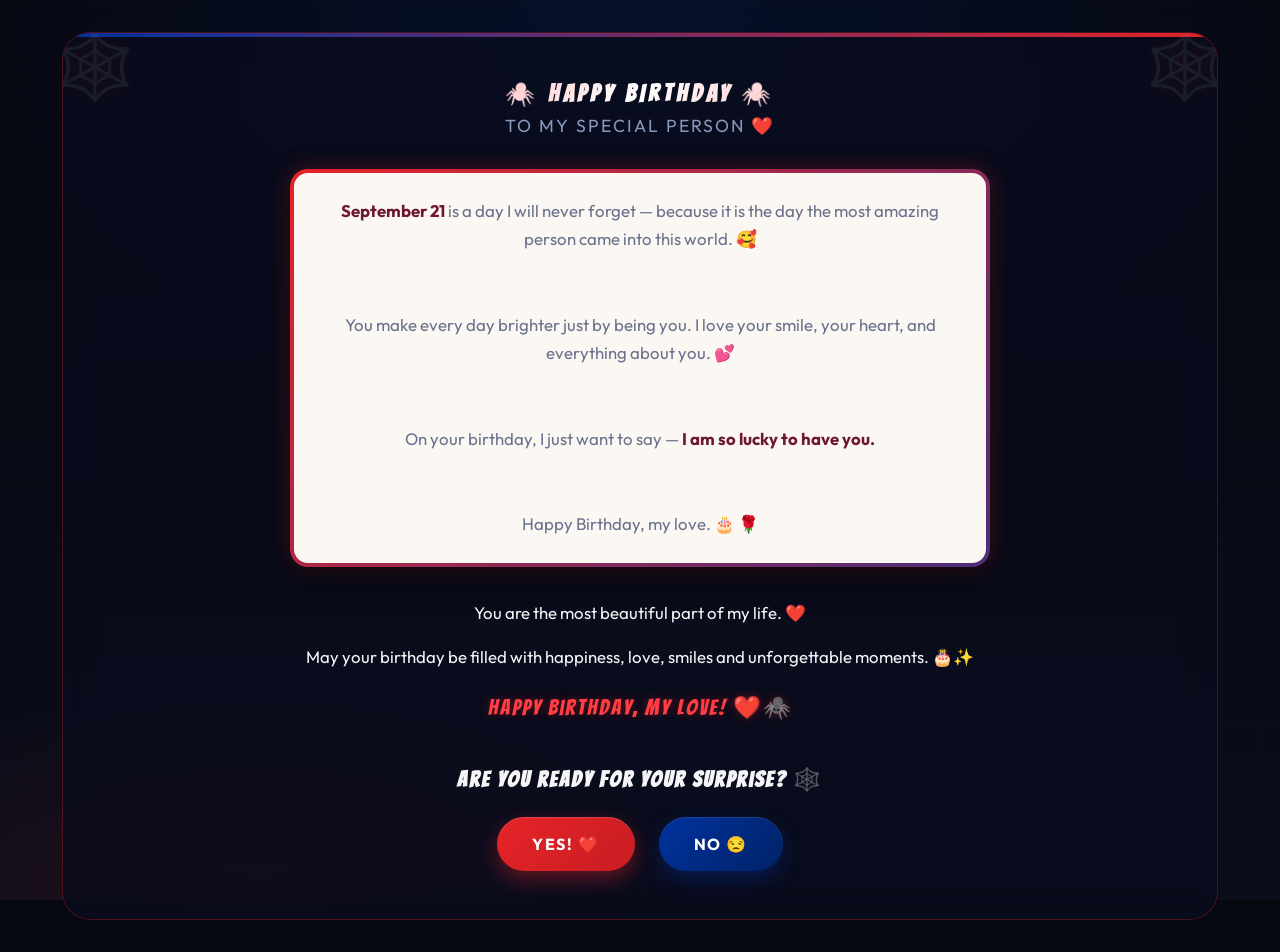
<file: index.html>
<!DOCTYPE html>
<html lang="en">
<head>
    <meta charset="UTF-8">
    <meta name="viewport" content="width=device-width, initial-scale=1.0">

    <title>🕷️ Happy Birthday — Spider-Man Edition ❤️</title>
    <meta name="description" content="A special Spider-Man themed birthday surprise message">

    <!-- Google Fonts -->
    <link rel="preconnect" href="https://fonts.googleapis.com">
    <link rel="preconnect" href="https://fonts.gstatic.com" crossorigin>
    <link href="https://fonts.googleapis.com/css2?family=Bangers&family=Outfit:wght@300;400;600;800&family=Playfair+Display:ital,wght@0,400;0,700;1,400;1,700&display=swap" rel="stylesheet">

    <!-- CSS File -->
    <link rel="stylesheet" href="style.css">
</head>

<body>

    <!-- Main Birthday Container -->
    <div class="birthday-container">

        <!-- Spider Web Decoration -->
        <div class="web web1">🕸️</div>
        <div class="web web2">🕸️</div>

        <!-- Main Heading -->
        <h1 class="birthday-title">🕷️ HAPPY BIRTHDAY 🕷️</h1>

        <h2>To My Special Person ❤️</h2>

        <!-- Entrance Photo / Message -->
        <div class="entrance-image-container">
            <div class="entrance-message">
                <p><strong>September 21</strong> is a day I will never forget — because it is the day the most amazing person came into this world. 🥰</p>
                <p>You make every day brighter just by being you. I love your smile, your heart, and everything about you. 💕</p>
                <p>On your birthday, I just want to say — <strong>I am so lucky to have you.</strong></p>
                <p class="entrance-signoff">Happy Birthday, my love. 🎂 🌹</p>
            </div>
        </div>

        <!-- Birthday Message -->
        <div class="message">
            <p>
                You are the most beautiful part of my life. ❤️
            </p>

            <p>
                May your birthday be filled with happiness,
                love, smiles and unforgettable moments. 🎂✨
            </p>

            <p>
                Happy Birthday, My Love! ❤️🕷️
            </p>
        </div>

        <!-- Interactive Question -->
        <div class="question-section" id="questionSection">
            <h3 class="question-text">Are you ready for your surprise? 🕸️</h3>
            <div class="buttons-container">
                <button class="btn-yes" onclick="showSurprise()">YES! ❤️</button>
                <button class="btn-no" id="btnNo">NO 😒</button>
            </div>
        </div>

        <!-- Hidden Surprise Message -->
        <div id="surprise" class="surprise-message">
            <h2>❤️ You Are My Favourite Person ❤️</h2>

            <p>
                Every moment with you is special.
                I hope this birthday brings you
                everything your heart wishes for. 💕
            </p>

            <p>
                Forever and Always ❤️
            </p>
            
            <a href="memories.html" class="btn-next">Next Page 🕸️</a>
        </div>

    </div>

    <!-- JavaScript File -->
    <script src="script.js"></script>

</body>
</html>
</file>
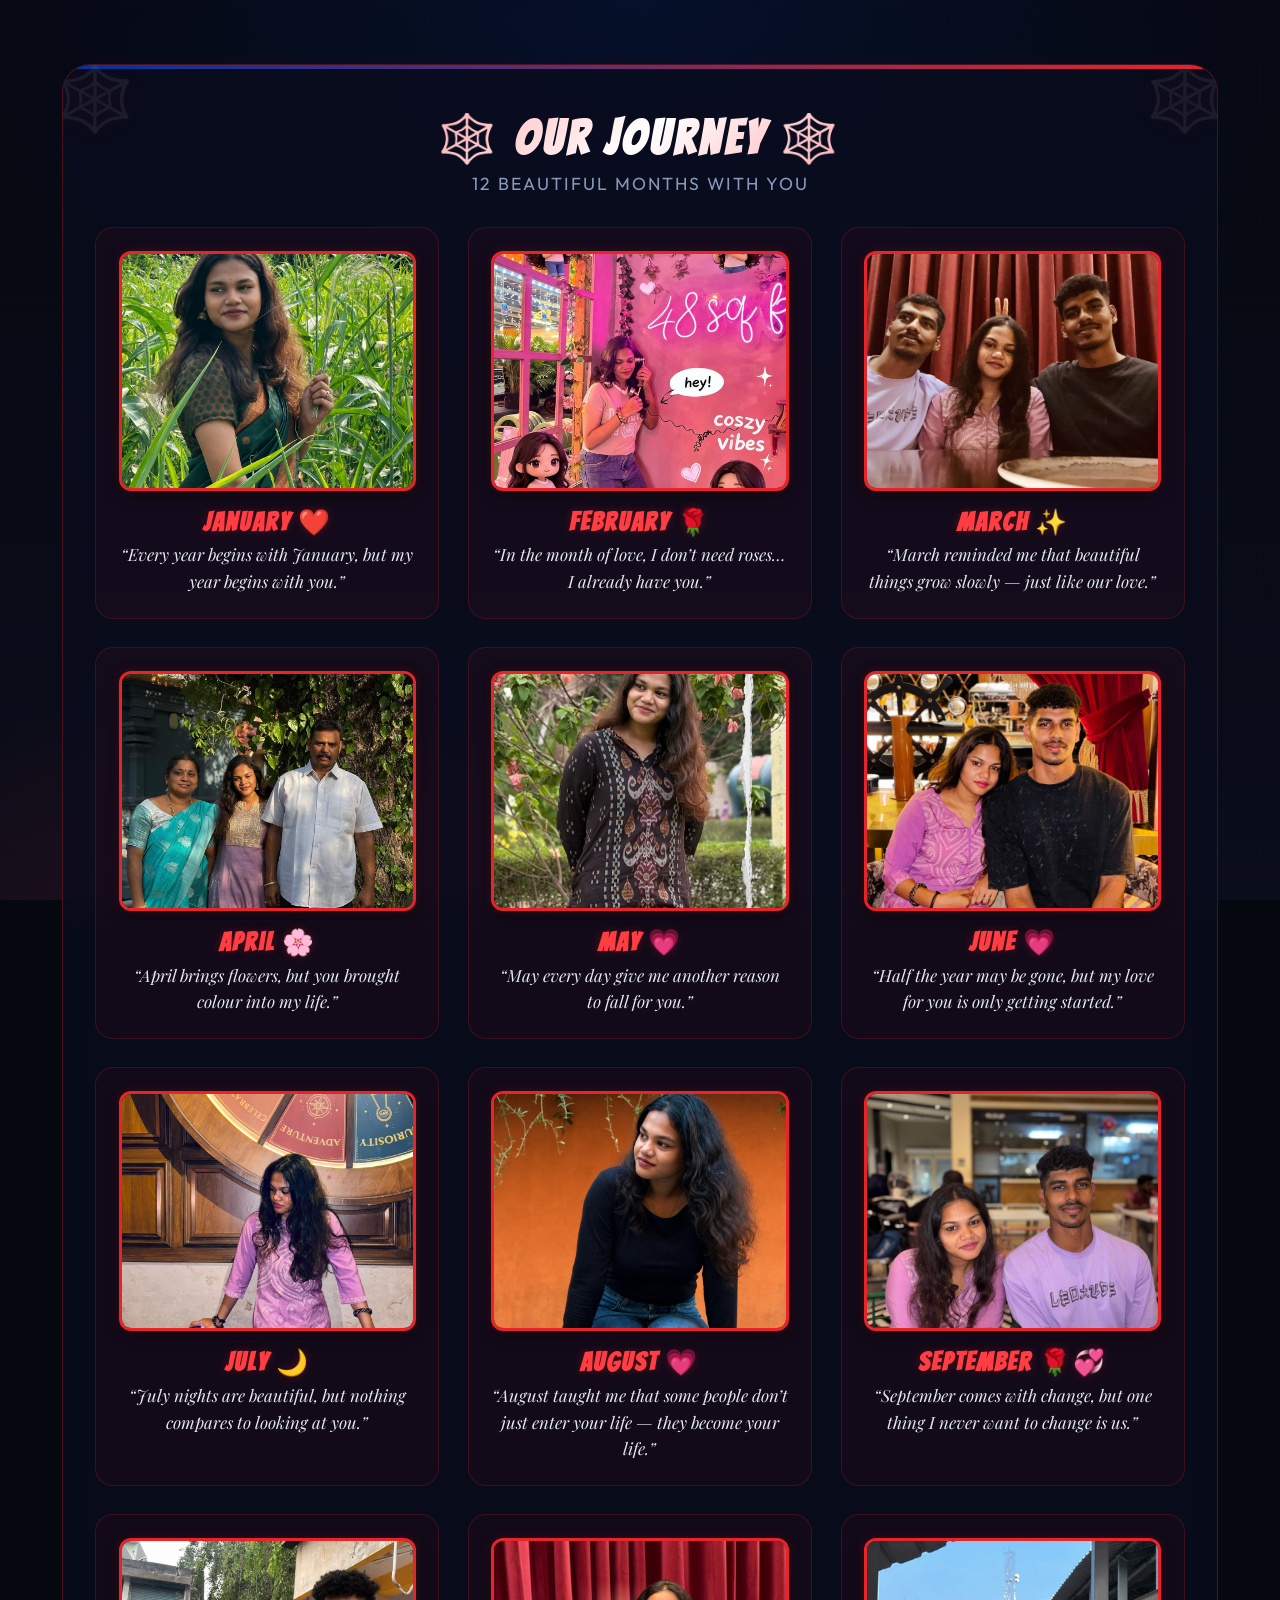
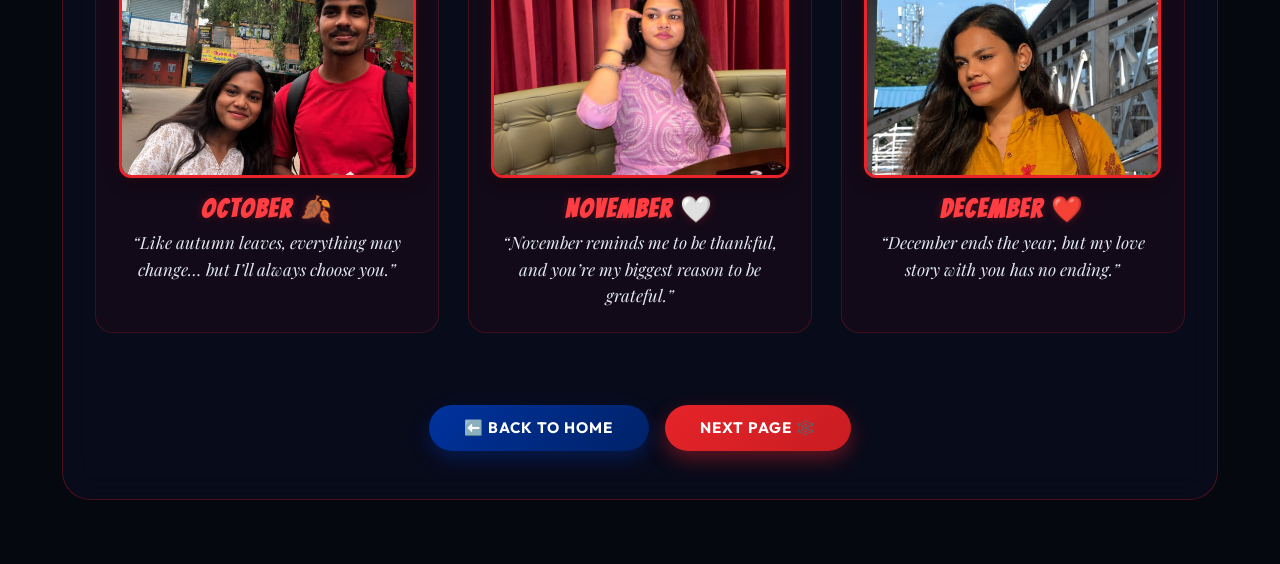
<file: memories.html>
<!DOCTYPE html>
<html lang="en">
<head>
    <meta charset="UTF-8">
    <meta name="viewport" content="width=device-width, initial-scale=1.0">
    <title>🕷️ Our Memories — Spider-Man Edition ❤️</title>
    <meta name="description" content="12 beautiful months of memories with a Spider-Man theme">

    <!-- Google Fonts -->
    <link rel="preconnect" href="https://fonts.googleapis.com">
    <link rel="preconnect" href="https://fonts.gstatic.com" crossorigin>
    <link href="https://fonts.googleapis.com/css2?family=Bangers&family=Outfit:wght@300;400;600;800&family=Playfair+Display:ital,wght@0,400;0,700;1,400;1,700&display=swap" rel="stylesheet">

    <!-- CSS File -->
    <link rel="stylesheet" href="style.css">
</head>
<body>
    <div class="memories-container">
        <!-- Spider Web Decoration -->
        <div class="web web1">🕸️</div>
        <div class="web web2">🕸️</div>
        
        <h1>🕸️ Our Journey 🕸️</h1>
        <h2>12 Beautiful Months With You</h2>
        
        <div class="timeline">
            <!-- January -->
            <div class="timeline-item">
                <img src="images/WhatsApp Image 2026-09-02 at 2.34.52 PM.jpeg" alt="January" class="timeline-img">
                <div class="timeline-content">
                    <h3 class="month-title">January ❤️</h3>
                    <p class="sweet-words">“Every year begins with January, but my year begins with you.”</p>
                </div>
            </div>
            
            <!-- February -->
            <div class="timeline-item">
                <img src="images/WhatsApp Image 2026-09-16 at 1.46.55 PM (4).jpeg" alt="February" class="timeline-img">
                <div class="timeline-content">
                    <h3 class="month-title">February 🌹</h3>
                    <p class="sweet-words">“In the month of love, I don’t need roses… I already have you.”</p>
                </div>
            </div>
            
            <!-- March -->
            <div class="timeline-item">
                <img src="images/WhatsApp Image 2026-09-17 at 1.33.15 PM.jpeg" alt="March" class="timeline-img">
                <div class="timeline-content">
                    <h3 class="month-title">March ✨</h3>
                    <p class="sweet-words">“March reminded me that beautiful things grow slowly — just like our love.”</p>
                </div>
            </div>
            
            <!-- April -->
            <div class="timeline-item">
                <img src="images/WhatsApp Image 2026-09-16 at 1.46.55 PM (6).jpeg" alt="April" class="timeline-img">
                <div class="timeline-content">
                    <h3 class="month-title">April 🌸</h3>
                    <p class="sweet-words">“April brings flowers, but you brought colour into my life.”</p>
                </div>
            </div>
            
            <!-- May -->
            <div class="timeline-item">
                <img src="images/WhatsApp Image 2026-09-16 at 1.49.34 PM (1).jpeg" alt="May" class="timeline-img">
                <div class="timeline-content">
                    <h3 class="month-title">May 💗</h3>
                    <p class="sweet-words">“May every day give me another reason to fall for you.”</p>
                </div>
            </div>
            
            <!-- June -->
            <div class="timeline-item">
                <img src="images/WhatsApp Image 2026-09-16 at 1.54.16 PM.jpeg" alt="June" class="timeline-img">
                <div class="timeline-content">
                    <h3 class="month-title">June 💗</h3>
                    <p class="sweet-words">“Half the year may be gone, but my love for you is only getting started.”</p>
                </div>
            </div>
            
            <!-- July -->
            <div class="timeline-item">
                <img src="images/WhatsApp Image 2026-09-16 at 1.54.40 PM.jpeg" alt="July" class="timeline-img">
                <div class="timeline-content">
                    <h3 class="month-title">July 🌙</h3>
                    <p class="sweet-words">“July nights are beautiful, but nothing compares to looking at you.”</p>
                </div>
            </div>

            <!-- August -->
            <div class="timeline-item">
                <img src="images/WhatsApp Image 2026-09-18 at 12.08.10 PM.jpeg" alt="August" class="timeline-img">
                <div class="timeline-content">
                    <h3 class="month-title">August 💗</h3>
                    <p class="sweet-words">“August taught me that some people don’t just enter your life — they become your life.”</p>
                </div>
            </div>

            <!-- September -->
            <div class="timeline-item">
                <img src="images/WhatsApp Image 2026-09-17 at 1.33.14 PM.jpeg" alt="September" class="timeline-img">
                <div class="timeline-content">
                    <h3 class="month-title">September 🌹💞 </h3>
                    <p class="sweet-words">“September comes with change, but one thing I never want to change is us.”</p>
                </div>
            </div>

            <!-- October -->
            <div class="timeline-item">
                <img src="images/WhatsApp Image 2026-09-17 at 1.33.15 PM (1).jpeg" alt="October" class="timeline-img">
                <div class="timeline-content">
                    <h3 class="month-title">October 🍂</h3>
                    <p class="sweet-words">“Like autumn leaves, everything may change… but I’ll always choose you.”</p>
                </div>
            </div>

            <!-- November -->
            <div class="timeline-item">
                <img src="images/WhatsApp Image 2026-09-17 at 1.20.58 PM (1).jpeg" alt="November" class="timeline-img">
                <div class="timeline-content">
                    <h3 class="month-title">November 🤍</h3>
                    <p class="sweet-words">“November reminds me to be thankful, and you’re my biggest reason to be grateful.”</p>
                </div>
            </div>

            <!-- December -->
            <div class="timeline-item">
                <img src="images/WhatsApp Image 2026-09-18 at 12.08.10 PM (1).jpeg" alt="December" class="timeline-img">
                <div class="timeline-content">
                    <h3 class="month-title">December ❤️</h3>
                    <p class="sweet-words">“December ends the year, but my love story with you has no ending.”</p>
                </div>
            </div>
        </div>

        <div class="nav-buttons">
            <a href="index.html" class="btn-back">⬅️ Back to Home</a>
            <a href="seasons.html" class="btn-next">Next Page 🕸️</a>
        </div>
    </div>
</body>
</html>
</file>
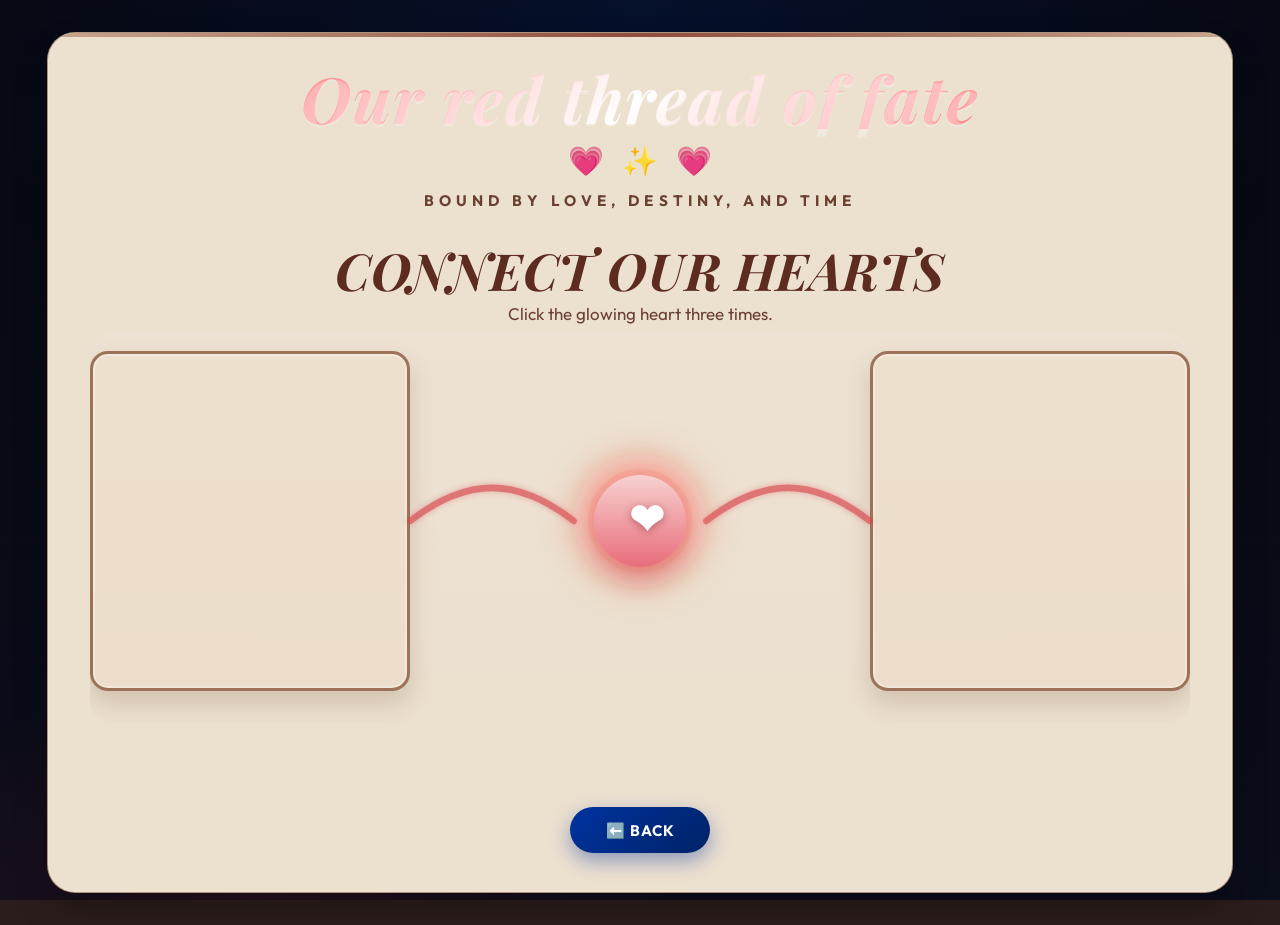
<file: seasons.html>
<!DOCTYPE html>
<html lang="en">

<head>
    <meta charset="UTF-8">
    <meta name="viewport" content="width=device-width, initial-scale=1.0">
    <title>🕷️ Every Season — Spider-Man Edition ❤️</title>
    <meta name="description" content="You are my every season — a Spider-Man themed love message">

    <!-- Google Fonts -->
    <link rel="preconnect" href="https://fonts.googleapis.com">
    <link rel="preconnect" href="https://fonts.gstatic.com" crossorigin>
    <link
        href="https://fonts.googleapis.com/css2?family=Bangers&family=Outfit:wght@300;400;600;800&family=Playfair+Display:ital,wght@0,400;0,700;1,400&display=swap"
        rel="stylesheet">

    <!-- CSS File -->
    <link rel="stylesheet" href="style.css">
</head>

<body class="seasons-theme fate-theme">

    <div class="seasons-container fate-container">

        <h1 class="fate-title">Our red thread of fate</h1>

        <div class="fate-emoji-row">
            <span>💗</span>
            <span>✨</span>
            <span>💗</span>
        </div>

        <div class="fate-subtitle">
            BOUND BY LOVE, DESTINY, AND TIME
        </div>

        <div class="fate-story">
            <h2>Connect our hearts</h2>
            <p>Click the glowing heart three times.</p>
        </div>

        <div class="fate-diagram"
            aria-label="Connection diagram between two hidden memories">

            <!-- LEFT MEMORY -->
            <div class="memory memory-left">
                <img
                    class="memory-photo"
                    src="Manooj.jpeg"
                    alt="Memory of Manooj">
            </div>

            <!-- RIGHT MEMORY -->
            <div class="memory memory-right">
                <img
                    class="memory-photo"
                    src="Yedi.jpeg"
                    alt="Memory of Yedi">
            </div>

            <!-- CENTER HEART -->
            <div class="love-bridge">

                <div class="glow-ring"></div>

                <button
                    class="love-button"
                    type="button"
                    aria-label="Connect our hearts">

                    <span>❤</span>

                </button>

            </div>


            <!-- CONNECTION CURVES -->
            <svg
                class="fate-curve"
                viewBox="0 0 760 230"
                preserveAspectRatio="none"
                aria-hidden="true">

                <path
                    class="fate-arc fate-arc-left"
                    d="M 52 162 C 150 142, 240 146, 350 162" />

                <path
                    class="fate-arc fate-arc-right"
                    d="M 708 162 C 610 142, 520 146, 410 162" />

            </svg>

        </div>


        <div class="nav-buttons" style="margin-top: 2.5rem;">

            <a href="memories.html" class="btn-back">
                ⬅️ Back
            </a>

        </div>

    </div>


    <script>

        const fateDiagram =
            document.querySelector('.fate-diagram');

        const loveButton =
            document.querySelector('.love-button');

        const curvePaths =
            document.querySelectorAll('.fate-curve path');

            const leftMemory =
                document.querySelector('.memory-left');

            const rightMemory =
                document.querySelector('.memory-right');

            const loveBridge =
                document.querySelector('.love-bridge');


        if (
            fateDiagram &&
            loveButton &&
            curvePaths.length
        ) {

            let clickCount = 0;


            /*
             * Connection stages
             *
             * 0 = Nothing
             * 1 = First click
             * 2 = Second click
             * 3 = Third click → reveal photos
             */

            const buildArcPaths = (step) => {

                const diagramRect =
                    fateDiagram.getBoundingClientRect();

                const toSvgPoint = (x, y) => ({
                    x: ((x - diagramRect.left) / diagramRect.width) * 760,
                    y: ((y - diagramRect.top) / diagramRect.height) * 230
                });

                const leftRect = leftMemory.getBoundingClientRect();
                const rightRect = rightMemory.getBoundingClientRect();
                const heartRect = loveBridge.getBoundingClientRect();

                const leftStart = toSvgPoint(
                    leftRect.right,
                    leftRect.top + leftRect.height / 2
                );

                const rightStart = toSvgPoint(
                    rightRect.left,
                    rightRect.top + rightRect.height / 2
                );

                const leftEnd = toSvgPoint(
                    heartRect.left,
                    heartRect.top + heartRect.height / 2
                );

                const rightEnd = toSvgPoint(
                    heartRect.right,
                    heartRect.top + heartRect.height / 2
                );

                const lift = [26, 18, 10, 0][step] || 0;
                const leftSpan = leftEnd.x - leftStart.x;
                const rightSpan = rightStart.x - rightEnd.x;

                return {
                    left:
                        `M ${leftStart.x} ${leftStart.y} C ${leftStart.x + leftSpan * 0.35} ${leftStart.y - lift}, ${leftEnd.x - leftSpan * 0.35} ${leftEnd.y - lift}, ${leftEnd.x} ${leftEnd.y}`,

                    right:
                        `M ${rightStart.x} ${rightStart.y} C ${rightStart.x - rightSpan * 0.35} ${rightStart.y - lift}, ${rightEnd.x + rightSpan * 0.35} ${rightEnd.y - lift}, ${rightEnd.x} ${rightEnd.y}`
                };
            };


            /*
             * Apply the current connection stage
             */

            const applyStep = (step) => {

                fateDiagram.setAttribute(
                    'data-step',
                    String(step)
                );


                /*
                 * Heart animation
                 */

                loveButton.classList.toggle(
                    'pulse',
                    step > 0
                );


                /*
                 * Once the third click happens,
                 * reveal both photos simultaneously.
                 */

                if (step >= 3) {

                    fateDiagram.classList.add(
                        'photos-revealed'
                    );

                }


                /*
                 * Update connecting curves
                 */

                const selected =
                    buildArcPaths(step);


                curvePaths[0].setAttribute(
                    'd',
                    selected.left
                );

                curvePaths[1].setAttribute(
                    'd',
                    selected.right
                );

            };


            /*
             * HEART CLICK
             */

            loveButton.addEventListener(
                'click',
                () => {

                    /*
                     * Only count up to 3.
                     * The photos stay revealed afterwards.
                     */

                    if (clickCount < 3) {

                        clickCount++;

                        applyStep(clickCount);

                    }

                }
            );


            /*
             * Initial state
             *
             * Photos are hidden.
             */

            applyStep(0);

            window.addEventListener(
                'resize',
                () => applyStep(clickCount)
            );

        }

    </script>

</body>

</html>
</file>
<file: style.css>
/* ============================================================ */
/*              🕷️   SPIDER-MAN THEME  🕷️                        */
/* ============================================================ */

:root {
    --spider-red:      #e62429;
    --spider-red2:     #ff3d42;
    --spider-dark-red: #8B0000;
    --spider-blue:     #0033a0;
    --spider-blue2:    #1a4fc4;
    --web-gold:        #ffd700;
    --dark-bg:         #060810;
    --city-bg:         #0a0d1a;
    --glass-bg:        rgba(10, 13, 30, 0.75);
    --glass-border:    rgba(230, 36, 41, 0.3);
    --text-light:      #f5f5f7;
    --text-muted:      #8899bb;
    --glow-red:        rgba(230, 36, 41, 0.6);
    --glow-blue:       rgba(0, 51, 160, 0.6);
}

* {
    margin: 0;
    padding: 0;
    box-sizing: border-box;
}

/* ===== BODY ===== */
body {
    font-family: 'Outfit', sans-serif;
    background-color: var(--dark-bg);
    color: var(--text-light);
    min-height: 100vh;
    display: flex;
    justify-content: center;
    align-items: flex-start;
    padding: 2rem;
    overflow-x: hidden;
    position: relative;
}

/* Dark city radial glow layers */
body::before {
    content: '';
    position: fixed;
    inset: 0;
    background:
        radial-gradient(ellipse 80% 60% at 50% 0%, rgba(0, 51, 160, 0.18) 0%, transparent 70%),
        radial-gradient(ellipse 60% 40% at 20% 100%, rgba(230, 36, 41, 0.12) 0%, transparent 60%),
        linear-gradient(180deg, #060810 0%, #0a0d1a 100%);
    z-index: -2;
}

/* Subtle web-grid line overlay */
body::after {
    content: '';
    position: fixed;
    inset: 0;
    background-image:
        repeating-linear-gradient(0deg,  transparent, transparent 59px, rgba(230, 36, 41, 0.05) 60px),
        repeating-linear-gradient(90deg, transparent, transparent 59px, rgba(0, 51, 160, 0.05) 60px);
    z-index: -1;
    pointer-events: none;
}

/* ===== CORNER WEB DECORATIONS ===== */
.web {
    position: absolute;
    font-size: 4rem;
    opacity: 0.2;
    filter: drop-shadow(0 0 8px rgba(230, 36, 41, 0.5));
    animation: swing 5s ease-in-out infinite alternate;
    transform-origin: top center;
    z-index: 1;
}
.web1 { top: -8px; left: -8px; }
.web2 { top: -8px; right: -8px; animation-delay: -2.5s; }

@keyframes swing {
    0%   { transform: rotate(-12deg); }
    100% { transform: rotate(12deg);  }
}

/* ===== ANIMATIONS ===== */
@keyframes fadeInUp {
    from { opacity: 0; transform: translateY(30px); }
    to   { opacity: 1; transform: translateY(0);    }
}
@keyframes fadeIn {
    from { opacity: 0; transform: translateY(20px); }
    to   { opacity: 1; transform: translateY(0); }
}
@keyframes glowPulse {
    0%, 100% { filter: drop-shadow(0 0 8px rgba(230,36,41,0.4)); }
    50%       { filter: drop-shadow(0 0 20px rgba(230,36,41,0.7)); }
}
@keyframes borderGlow {
    0%, 100% { box-shadow: 0 0 20px rgba(230,36,41,0.2), 0 25px 50px rgba(0,0,0,0.6); }
    50%       { box-shadow: 0 0 40px rgba(230,36,41,0.45), 0 25px 50px rgba(0,0,0,0.6), 0 0 80px rgba(0,51,160,0.15); }
}
@keyframes shimmerBar {
    0%   { background-position: -200% 0; }
    100% { background-position:  200% 0; }
}
@keyframes fall {
    0%   { opacity: 1; top: -10px; transform: rotate(0deg);   }
    100% { opacity: 0; top: 100%;  transform: rotate(720deg); }
}

/* ===== MAIN BIRTHDAY CONTAINER ===== */
.birthday-container {
    background: var(--glass-bg);
    backdrop-filter: blur(16px);
    -webkit-backdrop-filter: blur(16px);
    border: 1px solid var(--glass-border);
    border-radius: 28px;
    padding: 3rem 2.5rem;
    max-width: 1200px;
    width: 95%;
    text-align: center;
    position: relative;
    animation: fadeInUp 0.9s ease-out forwards, borderGlow 4s ease-in-out infinite;
    overflow: hidden;
    margin: auto;
    align-self: center;
    z-index: 2;
}

/* Animated shimmer top stripe */
.birthday-container::before {
    content: '';
    position: absolute;
    top: 0; left: 0; right: 0;
    height: 4px;
    background: linear-gradient(90deg, var(--spider-blue), var(--spider-red), var(--spider-blue));
    background-size: 200% 100%;
    animation: shimmerBar 3s linear infinite;
}

/* ===== TYPOGRAPHY ===== */
h1 {
    font-family: 'Bangers', cursive;
    font-size: 3rem;
    letter-spacing: 4px;
    margin-bottom: 0.4rem;
    background: linear-gradient(135deg, var(--spider-red2) 0%, #ffffff 50%, var(--spider-red2) 100%);
    -webkit-background-clip: text;
    -webkit-text-fill-color: transparent;
    background-clip: text;
    animation: glowPulse 3s ease-in-out infinite;
    line-height: 1.1;
}

.birthday-title {
    font-size: 1.5rem;
}

h2 {
    font-size: 1.1rem;
    font-weight: 400;
    color: var(--text-muted);
    margin-bottom: 2rem;
    letter-spacing: 2px;
    text-transform: uppercase;
}

/* ===== ENTRANCE IMAGE ===== */
.entrance-image-container {
    margin: 0 auto 2rem;
    width: 100%;
    max-width: 700px;
    border-radius: 18px;
    padding: 4px;
    background: linear-gradient(135deg, var(--spider-red), var(--spider-blue), var(--spider-red2));
    background-size: 300% 300%;
    animation: shimmerBar 4s linear infinite;
    box-shadow: 0 12px 30px rgba(0,0,0,0.5), 0 0 25px rgba(230,36,41,0.3);
    position: relative;
    overflow: hidden;
}

.entrance-image {
    width: 100%;
    height: auto;
    display: block;
    border-radius: 14px;
}

.entrance-message {
    min-height: 390px;
    padding: 1.5rem 1.25rem;
    border-radius: 14px;
    background: #fbf7f2;
    color: #69718d;
    display: flex;
    flex-direction: column;
    justify-content: space-between;
    font-size: 1.05rem;
    line-height: 1.7;
}

.entrance-message strong {
    color: #6d1830;
}

.entrance-message p {
    margin: 0;
}

.entrance-signoff {
    text-align: center;
}

/* ===== MESSAGE ===== */
.message {
    margin-bottom: 2.5rem;
}

.message p {
    font-size: 1.05rem;
    line-height: 1.7;
    margin-bottom: 1rem;
    color: var(--text-light);
}

.message p:last-child {
    font-family: 'Bangers', cursive;
    font-size: 1.4rem;
    letter-spacing: 2px;
    color: var(--spider-red2);
    text-shadow: 0 0 10px rgba(230,36,41,0.4);
    margin-top: 1rem;
}

/* ===== QUESTION SECTION ===== */
.question-section {
    margin-top: 1rem;
}

.question-text {
    font-family: 'Bangers', cursive;
    font-size: 1.4rem;
    letter-spacing: 2px;
    margin-bottom: 1.5rem;
    color: var(--text-light);
}

.buttons-container {
    display: flex;
    justify-content: center;
    gap: 1.5rem;
    position: relative;
    min-height: 54px;
}

/* ===== BUTTONS ===== */
button {
    color: white;
    border: none;
    padding: 0.85rem 2.2rem;
    font-size: 1rem;
    font-weight: 700;
    border-radius: 50px;
    cursor: pointer;
    font-family: 'Outfit', sans-serif;
    letter-spacing: 1.5px;
    position: relative;
    overflow: hidden;
    z-index: 10;
    transition: transform 0.3s cubic-bezier(0.25, 0.8, 0.25, 1), box-shadow 0.3s ease;
    text-transform: uppercase;
}

.btn-yes {
    background: linear-gradient(135deg, var(--spider-red), #c81d22);
    box-shadow: 0 8px 20px rgba(230, 36, 41, 0.4), inset 0 1px 0 rgba(255,255,255,0.15);
}

.btn-no {
    background: linear-gradient(135deg, var(--spider-blue), #002266);
    box-shadow: 0 8px 20px rgba(0, 51, 160, 0.4), inset 0 1px 0 rgba(255,255,255,0.1);
    transition: left 0.3s ease, top 0.3s ease, box-shadow 0.3s ease, transform 0.3s ease;
}

button::after {
    content: '';
    position: absolute;
    top: 0; left: -100%;
    width: 100%; height: 100%;
    background: linear-gradient(90deg, transparent, rgba(255,255,255,0.25), transparent);
    transition: 0.5s;
}

.btn-yes:hover {
    transform: translateY(-4px) scale(1.06);
    box-shadow: 0 18px 35px rgba(230, 36, 41, 0.55);
}

.btn-no:hover {
    transform: translateY(-4px);
    box-shadow: 0 18px 35px rgba(0, 51, 160, 0.5);
}

button:hover::after { left: 100%; }
button:active        { transform: translateY(1px) scale(0.98); }

/* ===== SURPRISE MESSAGE ===== */
.surprise-message {
    margin-top: 2rem;
    padding: 1.8rem;
    background: rgba(230, 36, 41, 0.07);
    border-radius: 18px;
    border: 1px solid rgba(230, 36, 41, 0.3);
    display: none;
    opacity: 0;
    transform: translateY(15px) scale(0.93);
    transition: all 0.6s cubic-bezier(0.4, 0, 0.2, 1);
}

.surprise-message.show {
    display: block;
    opacity: 1;
    transform: translateY(0) scale(1);
}

.surprise-message h2 {
    font-family: 'Bangers', cursive;
    font-size: 1.8rem;
    letter-spacing: 3px;
    color: var(--spider-red2);
    margin-bottom: 1rem;
    text-shadow: 0 0 15px rgba(230,36,41,0.5);
}

.surprise-message p {
    font-size: 0.95rem;
    line-height: 1.6;
    color: #c8d0e0;
    margin-bottom: 0.8rem;
}

/* ===== CONFETTI ===== */
.confetti {
    position: absolute;
    width: 10px;
    height: 10px;
    background-color: transparent;
    opacity: 0;
}

/* ===== NEXT / BACK LINK BUTTONS ===== */
.btn-next,
.nav-buttons a {
    display: inline-block;
    margin-top: 1.5rem;
    text-decoration: none;
    color: white;
    background: linear-gradient(135deg, var(--spider-red), #c81d22);
    padding: 0.85rem 2.2rem;
    border-radius: 50px;
    font-weight: 700;
    font-family: 'Outfit', sans-serif;
    font-size: 0.95rem;
    letter-spacing: 1px;
    text-transform: uppercase;
    transition: all 0.3s ease;
    box-shadow: 0 8px 20px rgba(230, 36, 41, 0.4);
    position: relative;
    overflow: hidden;
}

.btn-next:hover,
.nav-buttons a:hover {
    transform: translateY(-4px);
    box-shadow: 0 18px 35px rgba(230, 36, 41, 0.55);
}

/* ===================================================== */
/*               MEMORIES PAGE STYLES                    */
/* ===================================================== */
.memories-container {
    background: var(--glass-bg);
    backdrop-filter: blur(16px);
    -webkit-backdrop-filter: blur(16px);
    border: 1px solid var(--glass-border);
    border-radius: 28px;
    padding: 3rem 2rem;
    max-width: 1400px;
    width: 95%;
    text-align: center;
    position: relative;
    animation: fadeInUp 0.9s ease-out forwards, borderGlow 4s ease-in-out infinite;
    margin: 2rem auto;
    z-index: 2;
    overflow: hidden;
}

.memories-container::before {
    content: '';
    position: absolute;
    top: 0; left: 0; right: 0;
    height: 4px;
    background: linear-gradient(90deg, var(--spider-blue), var(--spider-red), var(--spider-blue));
    background-size: 200% 100%;
    animation: shimmerBar 3s linear infinite;
}

.timeline {
    display: grid;
    grid-template-columns: repeat(auto-fit, minmax(260px, 1fr));
    gap: 1.8rem;
    margin-top: 2rem;
    margin-bottom: 3rem;
}

.timeline-item {
    background: rgba(230, 36, 41, 0.05);
    border: 1px solid rgba(230, 36, 41, 0.2);
    border-radius: 18px;
    padding: 1.4rem;
    display: flex;
    flex-direction: column;
    align-items: center;
    gap: 1rem;
    transition: transform 0.35s ease, box-shadow 0.35s ease, border-color 0.35s ease;
    position: relative;
    overflow: hidden;
}

.timeline-item::after {
    content: '🕷️';
    position: absolute;
    top: 10px; right: 12px;
    font-size: 1.1rem;
    opacity: 0;
    transition: opacity 0.3s ease;
}

.timeline-item:hover {
    transform: translateY(-6px);
    box-shadow: 0 14px 30px rgba(230, 36, 41, 0.25), 0 0 0 1px rgba(230,36,41,0.4);
    border-color: var(--spider-red);
}

.timeline-item:hover::after {
    opacity: 0.5;
}

.timeline-img {
    width: 100%;
    height: 240px;
    object-fit: cover;
    border-radius: 12px;
    border: 3px solid var(--spider-red);
    box-shadow: 0 5px 15px rgba(0,0,0,0.4), 0 0 10px rgba(230,36,41,0.2);
    transition: box-shadow 0.3s ease;
}

.timeline-item:hover .timeline-img {
    box-shadow: 0 8px 25px rgba(230,36,41,0.4);
}

.month-title {
    font-family: 'Bangers', cursive;
    color: var(--spider-red2);
    font-size: 1.6rem;
    letter-spacing: 2px;
    text-shadow: 0 0 10px rgba(230,36,41,0.3);
    margin-bottom: 0.3rem;
}

.sweet-words {
    font-family: 'Playfair Display', Georgia, serif;
    font-style: italic;
    color: #e2e8f0; /* brighter for readability */
    font-size: 1.05rem;
    line-height: 1.6;
    font-weight: 400;
}

.nav-buttons {
    display: flex;
    justify-content: center;
    gap: 1rem;
    flex-wrap: wrap;
    margin-top: 1.5rem;
}

/* Blue "Back" variant */
.nav-buttons a.btn-back {
    background: linear-gradient(135deg, var(--spider-blue), #002266);
    box-shadow: 0 8px 20px rgba(0, 51, 160, 0.4);
}

.nav-buttons a.btn-back:hover {
    box-shadow: 0 18px 35px rgba(0, 51, 160, 0.55);
}

/* ===================================================== */
/*               SEASONS PAGE STYLES                     */
/* ===================================================== */
body.seasons-theme {
    background-color: var(--dark-bg);
    background-image: none;
    color: var(--text-light);
    align-items: center;
}

.seasons-container {
    max-width: 1200px;
    width: 95%;
    margin: 0 auto;
    text-align: center;
    padding: 2.5rem 2rem;
    background: var(--glass-bg);
    backdrop-filter: blur(16px);
    -webkit-backdrop-filter: blur(16px);
    border: 1px solid var(--glass-border);
    border-radius: 28px;
    position: relative;
    animation: fadeInUp 0.9s ease-out forwards, borderGlow 4s ease-in-out infinite;
    overflow: hidden;
    z-index: 2;
    align-self: center;
}

.seasons-container::before {
    content: '';
    position: absolute;
    top: 0; left: 0; right: 0;
    height: 4px;
    background: linear-gradient(90deg, var(--spider-blue), var(--spider-red), var(--spider-blue));
    background-size: 200% 100%;
    animation: shimmerBar 3s linear infinite;
}

.cursive-title {
    font-family: 'Playfair Display', Georgia, serif;
    font-style: italic;
    font-size: 3.5rem;
    letter-spacing: 2px;
    background: linear-gradient(135deg, var(--spider-red2), #fff 50%, var(--spider-red2));
    -webkit-background-clip: text;
    -webkit-text-fill-color: transparent;
    background-clip: text;
    margin-bottom: 0.5rem;
    animation: glowPulse 3s ease-in-out infinite;
}

.emoji-row {
    font-size: 1.6rem;
    margin-bottom: 1.5rem;
}

.subtitle {
    font-family: 'Bangers', cursive;
    font-size: 1.15rem;
    color: var(--text-muted);
    letter-spacing: 3px;
    margin-bottom: 3rem;
}

/* ===== ORBIT ANIMATION ===== */
.atom-container {
    position: relative;
    width: 350px;
    height: 350px;
    margin: 0 auto 3rem auto;
}

.center-heart {
    position: absolute;
    top: 50%; left: 50%;
    transform: translate(-50%, -50%);
    font-size: 4.5rem;
    z-index: 10;
    animation: pulseHeart 2s infinite alternate;
}

@keyframes pulseHeart {
    from {
        transform: translate(-50%, -50%) scale(1);
        filter: drop-shadow(0 0 10px rgba(230, 36, 41, 0.5));
    }
    to {
        transform: translate(-50%, -50%) scale(1.12);
        filter: drop-shadow(0 0 28px rgba(230, 36, 41, 0.9));
    }
}

.orbit {
    position: absolute;
    top: 50%; left: 50%;
    border-radius: 50%;
    border-style: solid;
    border-width: 2px;
    pointer-events: none;
    box-sizing: border-box;
}

.orbit-1 {
    width: 280px; height: 280px;
    margin-top: -140px; margin-left: -140px;
    border-color: rgba(230, 36, 41, 0.5);
    box-shadow: 0 0 10px rgba(230, 36, 41, 0.2);
}
.orbit-2 {
    width: 210px; height: 210px;
    margin-top: -105px; margin-left: -105px;
    border-color: rgba(0, 51, 160, 0.6);
    box-shadow: 0 0 10px rgba(0, 51, 160, 0.25);
}
.orbit-3 {
    width: 140px; height: 140px;
    margin-top: -70px; margin-left: -70px;
    border-color: rgba(230, 36, 41, 0.4);
    box-shadow: 0 0 8px rgba(230, 36, 41, 0.15);
}
.orbit-4 {
    width: 340px; height: 340px;
    margin-top: -170px; margin-left: -170px;
    border-color: rgba(0, 51, 160, 0.4);
    box-shadow: 0 0 10px rgba(0, 51, 160, 0.15);
}

.planet-container {
    position: absolute;
    top: 50%; left: 50%;
    border-radius: 50%;
}

.p-1 { width: 280px; height: 280px; margin-top: -140px; margin-left: -140px; animation: spinOrbit 12s linear infinite; }
.p-2 { width: 210px; height: 210px; margin-top: -105px; margin-left: -105px; animation: spinOrbitReverse 8s linear infinite; }
.p-3 { width: 140px; height: 140px; margin-top:  -70px; margin-left:  -70px; animation: spinOrbit 15s linear infinite; }
.p-4 { width: 340px; height: 340px; margin-top: -170px; margin-left: -170px; animation: spinOrbitReverse 18s linear infinite; }

.planet {
    position: absolute;
    top: -18px; left: 50%;
    transform: translateX(-50%);
    font-size: 1.8rem;
    background: rgba(10, 13, 26, 0.85);
    border-radius: 50%;
    padding: 4px;
    box-shadow: 0 0 12px rgba(230, 36, 41, 0.4);
}

.p-1 .planet { animation: reverseSpin 12s linear infinite; }
.p-2 .planet { animation: reverseSpinReverse 8s linear infinite; }
.p-3 .planet { animation: reverseSpin 15s linear infinite; }
.p-4 .planet { animation: reverseSpinReverse 18s linear infinite; }

@keyframes spinOrbit        { from { transform: rotate(0deg);   } to { transform: rotate(360deg);  } }
@keyframes spinOrbitReverse { from { transform: rotate(0deg);   } to { transform: rotate(-360deg); } }
@keyframes reverseSpin        { from { transform: translateX(-50%) rotate(0deg);   } to { transform: translateX(-50%) rotate(-360deg); } }
@keyframes reverseSpinReverse { from { transform: translateX(-50%) rotate(0deg);   } to { transform: translateX(-50%) rotate(360deg);  } }

/* ===== SEASON BADGES ===== */
.badges-container {
    display: flex;
    justify-content: center;
    gap: 0.8rem;
    flex-wrap: wrap;
    margin-bottom: 2.5rem;
}

.badge {
    padding: 0.5rem 1.2rem;
    border-radius: 50px;
    font-weight: 700;
    font-size: 0.9rem;
    font-family: 'Outfit', sans-serif;
    letter-spacing: 1px;
    border: 1px solid transparent;
    transition: transform 0.2s ease;
}

.badge:hover { transform: scale(1.07); }

.badge-summer  { background: rgba(230, 180,  0, 0.15); color: #ffd700; border-color: rgba(255,215,  0,0.3); }
.badge-winter  { background: rgba(  0,  51,160, 0.2);  color: #6fa3ef; border-color: rgba(  0, 51,160,0.4); }
.badge-monsoon { background: rgba(100,  80,200, 0.2);  color: #b0a0ff; border-color: rgba(100, 80,200,0.4); }
.badge-spring  { background: rgba(230,  36, 41, 0.15); color: #ff7b80; border-color: rgba(230, 36, 41,0.3); }

/* ===== QUOTES ===== */
.quotes-container {
    margin-bottom: 1.5rem;
}

.quote-main {
    font-family: 'Bangers', cursive;
    font-size: 2rem;
    letter-spacing: 2px;
    color: var(--spider-red2);
    margin-bottom: 1.2rem;
    line-height: 1.4;
    text-shadow: 0 0 15px rgba(230,36,41,0.4);
}

.quote-sub {
    font-family: 'Outfit', sans-serif;
    font-size: 1rem;
    color: var(--text-muted);
    line-height: 1.7;
    font-style: italic;
    font-weight: 300;
}

/* ===== FATE / RED THREAD DIAGRAM ===== */
body.fate-theme {
    background: #2b1d1b;
    align-items: center;
    padding: 2rem 1rem;
}

.fate-container {
    background: #ece0cf;
    border: 1px solid rgba(126, 81, 58, 0.55);
    box-shadow: inset 0 0 0 1px rgba(255,255,255,0.15), 0 20px 35px rgba(0, 0, 0, 0.22);
    padding: 2rem 1.2rem 2.4rem;
    max-width: 1280px;
}

.fate-container::before {
    background: linear-gradient(90deg, #c6a68d, #8f4d3d, #c6a68d);
}

.fate-title {
    font-family: 'Playfair Display', Georgia, serif;
    font-size: clamp(3.1rem, 5vw, 7rem);
    line-height: 0.95;
    letter-spacing: 0.03em;
    font-style: italic;
    font-weight: 700;
    color: #7e2f1c;
    margin: 0.2rem auto 0.8rem;
    text-shadow: 0 2px 0 rgba(255,255,255,0.3);
}

.fate-emoji-row {
    display: flex;
    justify-content: center;
    align-items: center;
    gap: 1.1rem;
    font-size: 1.8rem;
    margin-bottom: 0.8rem;
}

.fate-subtitle {
    font-family: 'Outfit', sans-serif;
    font-size: 0.95rem;
    letter-spacing: 0.32rem;
    color: #6b4031;
    font-weight: 700;
    text-transform: uppercase;
    margin-bottom: 1.8rem;
}

.fate-story {
    margin: 2rem auto 1.8rem;
    text-align: center;
    color: #5c2f22;
}

.fate-story h2 {
    font-family: 'Playfair Display', Georgia, serif;
    font-size: clamp(2.3rem, 4vw, 5rem);
    line-height: 1.1;
    letter-spacing: 0.01em;
    font-style: italic;
    font-weight: 700;
    color: #5d2b20;
    margin-bottom: 0.35rem;
}

.fate-story p {
    font-family: 'Outfit', sans-serif;
    font-size: 1.06rem;
    color: rgba(92, 47, 34, 0.9);
    margin: 0;
}

.fate-diagram {
    position: relative;
    max-width: 1100px;
    height: 390px;
    margin: 0 auto;
    transform: translateY(-1.25rem);
    background: linear-gradient(180deg, rgba(255,255,255,0.08), rgba(255,255,255,0));
    border-radius: 22px;
    overflow: hidden;
}

.memory {
    position: absolute;
    top: 18px;
    width: 320px;
    height: 340px;
    border-radius: 18px;
    background: rgba(238, 211, 176, 0.14);
    border: 3px solid rgba(126, 72, 45, 0.72);
    box-shadow: inset 0 0 0 2px rgba(255,255,255,0.28), 0 12px 24px rgba(89, 49, 31, 0.18);
    display: flex;
    align-items: center;
    justify-content: center;
    overflow: hidden;
    z-index: 2;
}

.memory-left { left: 0; }
.memory-right { right: 0; }

.memory-photo {
    position: absolute;
    inset: 0;
    border-radius: inherit;
    width: 100%;
    height: 100%;
    object-fit: cover;
    background: linear-gradient(135deg, rgba(255,255,255,0.15), rgba(204, 161, 123, 0.18));
    border: 2px solid rgba(104, 57, 40, 0.82);
    box-shadow: inset 0 0 0 2px rgba(255,255,255,0.16);
    filter: saturate(1.08) contrast(1.06);
    opacity: 0;
    transform: scale(0.96);
    transition: opacity 1.6s ease, transform 1.6s ease, box-shadow 1.6s ease;
}

.empty-photo {
    display: flex;
    align-items: center;
    justify-content: center;
}

.photo-frame-glow {
    width: 84%;
    height: 80%;
    border-radius: 14px;
    border: 2px dashed rgba(125, 85, 63, 0.45);
    background: rgba(255,255,255,0.05);
    box-shadow: inset 0 0 18px rgba(255,255,255,0.05);
}

.fate-diagram[data-step="0"] .memory-photo,
.fate-diagram[data-step="1"] .memory-photo,
.fate-diagram[data-step="2"] .memory-photo {
    opacity: 0;
    transform: scale(0.96);
}

.fate-diagram[data-step="3"] .memory-photo {
    opacity: 1;
    transform: scale(1);
    box-shadow: 0 0 18px rgba(217, 69, 77, 0.12), inset 0 0 0 2px rgba(255,255,255,0.12);
}

.love-bridge {
    position: absolute;
    left: 50%;
    top: 188px;
    transform: translate(-50%, -50%);
    width: 132px;
    height: 132px;
    display: grid;
    place-items: center;
    z-index: 4;
}

.glow-ring {
    position: absolute;
    inset: 0;
    border-radius: 50%;
    background: radial-gradient(circle, rgba(255, 200, 120, 0.95) 0%, rgba(255, 130, 110, 0.9) 30%, rgba(248, 90, 90, 0.2) 70%, transparent 100%);
    box-shadow: 0 0 30px rgba(233, 106, 82, 0.5);
}

.love-button {
    position: relative;
    z-index: 1;
    width: 92px;
    height: 92px;
    border: none;
    border-radius: 50%;
    background: linear-gradient(180deg, #f7d1d1, #e96d7a);
    box-shadow: 0 0 0 6px rgba(245, 115, 125, 0.18), 0 14px 22px rgba(143, 39, 45, 0.22);
    display: grid;
    place-items: center;
    cursor: pointer;
    transition: transform 0.2s ease;
}

.love-button:hover {
    transform: scale(1.05);
}

.love-button span {
    color: #fff;
    font-size: 2.6rem;
    line-height: 1;
    transform: translateY(-2px);
    text-shadow: 0 2px 8px rgba(117, 18, 23, 0.42);
}

.fate-curve {
    position: absolute;
    inset: 0;
    width: 100%;
    height: 100%;
    z-index: 2;
    pointer-events: none;
}

.fate-curve path {
    fill: none;
    stroke: rgba(217, 69, 77, 0.8);
    stroke-width: 4;
    stroke-linecap: round;
    filter: drop-shadow(0 0 2px rgba(217, 69, 77, 0.6));
    transition: d 0.35s ease, stroke-width 0.35s ease, opacity 0.35s ease, filter 0.35s ease;
}

.fate-curve .fate-arc-left {
    transform-origin: left center;
}

.fate-curve .fate-arc-right {
    transform-origin: right center;
}

.fate-arc-left {
    opacity: 0.8;
}

.fate-arc-right {
    opacity: 0.8;
}

.fate-diagram.connected .fate-curve path {
    stroke: #c6202a;
    stroke-width: 5;
    filter: drop-shadow(0 0 6px rgba(217, 69, 77, 0.8));
    opacity: 1;
}

.love-button.pulse {
    animation: heartPulse 0.8s ease-in-out 1;
}

@keyframes heartPulse {
    0% { transform: scale(1); }
    40% { transform: scale(1.12); }
    100% { transform: scale(1); }
}

.love-bridge {
    position: absolute;
    left: 50%;
    top: 188px;
    transform: translate(-50%, -50%);
    width: 132px;
    height: 132px;
    display: grid;
    place-items: center;
    z-index: 4;
}

.glow-ring {
    position: absolute;
    inset: 0;
    border-radius: 50%;
    background: radial-gradient(circle, rgba(255, 200, 120, 0.95) 0%, rgba(255, 130, 110, 0.9) 30%, rgba(248, 90, 90, 0.2) 70%, transparent 100%);
    box-shadow: 0 0 30px rgba(233, 106, 82, 0.5);
}

.love-button {
    position: relative;
    z-index: 1;
    width: 92px;
    height: 92px;
    border: none;
    border-radius: 50%;
    background: linear-gradient(180deg, #f7d1d1, #e96d7a);
    box-shadow: 0 0 0 6px rgba(245, 115, 125, 0.18), 0 14px 22px rgba(143, 39, 45, 0.22);
    display: grid;
    place-items: center;
    cursor: pointer;
    transition: transform 0.2s ease;
}

.love-button:hover {
    transform: scale(1.05);
}

.love-button span {
    color: #fff;
    font-size: 2.6rem;
    line-height: 1;
    transform: translateY(-2px);
    text-shadow: 0 2px 8px rgba(117, 18, 23, 0.42);
}

.fate-curve {
    position: absolute;
    inset: 0;
    width: 100%;
    height: 100%;
    z-index: 2;
    pointer-events: none;
}

.fate-curve path {
    fill: none;
    stroke: rgba(217, 69, 77, 0.8);
    stroke-width: 4;
    stroke-linecap: round;
    filter: drop-shadow(0 0 2px rgba(217, 69, 77, 0.6));
    transition: d 0.35s ease, stroke-width 0.35s ease, opacity 0.35s ease, filter 0.35s ease;
}

.fate-curve .fate-arc-left {
    transform-origin: left center;
}

.fate-curve .fate-arc-right {
    transform-origin: right center;
}

.fate-arc-left {
    opacity: 0.8;
}

.fate-arc-right {
    opacity: 0.8;
}

.fate-diagram.connected .fate-curve path {
    stroke: #c6202a;
    stroke-width: 5;
    filter: drop-shadow(0 0 6px rgba(217, 69, 77, 0.8));
    opacity: 1;
}

.love-button.pulse {
    animation: heartPulse 0.8s ease-in-out 1;
}

@keyframes heartPulse {
    0% { transform: scale(1); }
    40% { transform: scale(1.12); }
    100% { transform: scale(1); }
}

/* Seasons page nav override — blue back button */
body.seasons-theme .nav-buttons a {
    background: linear-gradient(135deg, var(--spider-blue), #002266);
    box-shadow: 0 8px 20px rgba(0, 51, 160, 0.4);
    color: white;
}

body.seasons-theme .nav-buttons a:hover {
    box-shadow: 0 18px 35px rgba(0, 51, 160, 0.55);
    color: #fff;
}

@media (max-width: 760px) {
    .fate-diagram {
        height: 310px;
    }

    .memory {
        top: 20px;
        width: 132px;
        height: 190px;
        font-size: 0.78rem;
        padding: 0.6rem 0.45rem;
    }

    .memory-left { left: 0; }
    .memory-right { right: 0; }

    .love-bridge {
        top: 115px;
        width: 108px;
        height: 108px;
    }

    .love-button {
        width: 76px;
        height: 76px;
    }

    .love-button span {
        font-size: 2.1rem;
    }
}

/* ===== CUSTOM SCROLLBAR ===== */
::-webkit-scrollbar       { width: 8px; }
::-webkit-scrollbar-track { background: var(--dark-bg); }
::-webkit-scrollbar-thumb { background: var(--spider-red); border-radius: 4px; }
::-webkit-scrollbar-thumb:hover { background: var(--spider-red2); }

/* ===== RESPONSIVE ===== */
@media (max-width: 600px) {
    h1, .cursive-title  { font-size: 2.2rem; }
    .birthday-title     { font-size: 1.2rem; }
    .birthday-container { padding: 2rem 1.2rem; }
    .atom-container     { width: 280px; height: 280px; }
    .orbit-1 { width: 224px; height: 224px; margin-top: -112px; margin-left: -112px; }
    .orbit-2 { width: 168px; height: 168px; margin-top:  -84px; margin-left:  -84px; }
    .orbit-3 { width: 112px; height: 112px; margin-top:  -56px; margin-left:  -56px; }
    .orbit-4 { width: 272px; height: 272px; margin-top: -136px; margin-left: -136px; }
    .p-1 { width: 224px; height: 224px; margin-top: -112px; margin-left: -112px; }
    .p-2 { width: 168px; height: 168px; margin-top:  -84px; margin-left:  -84px; }
    .p-3 { width: 112px; height: 112px; margin-top:  -56px; margin-left:  -56px; }
    .p-4 { width: 272px; height: 272px; margin-top: -136px; margin-left: -136px; }
}
</file>
